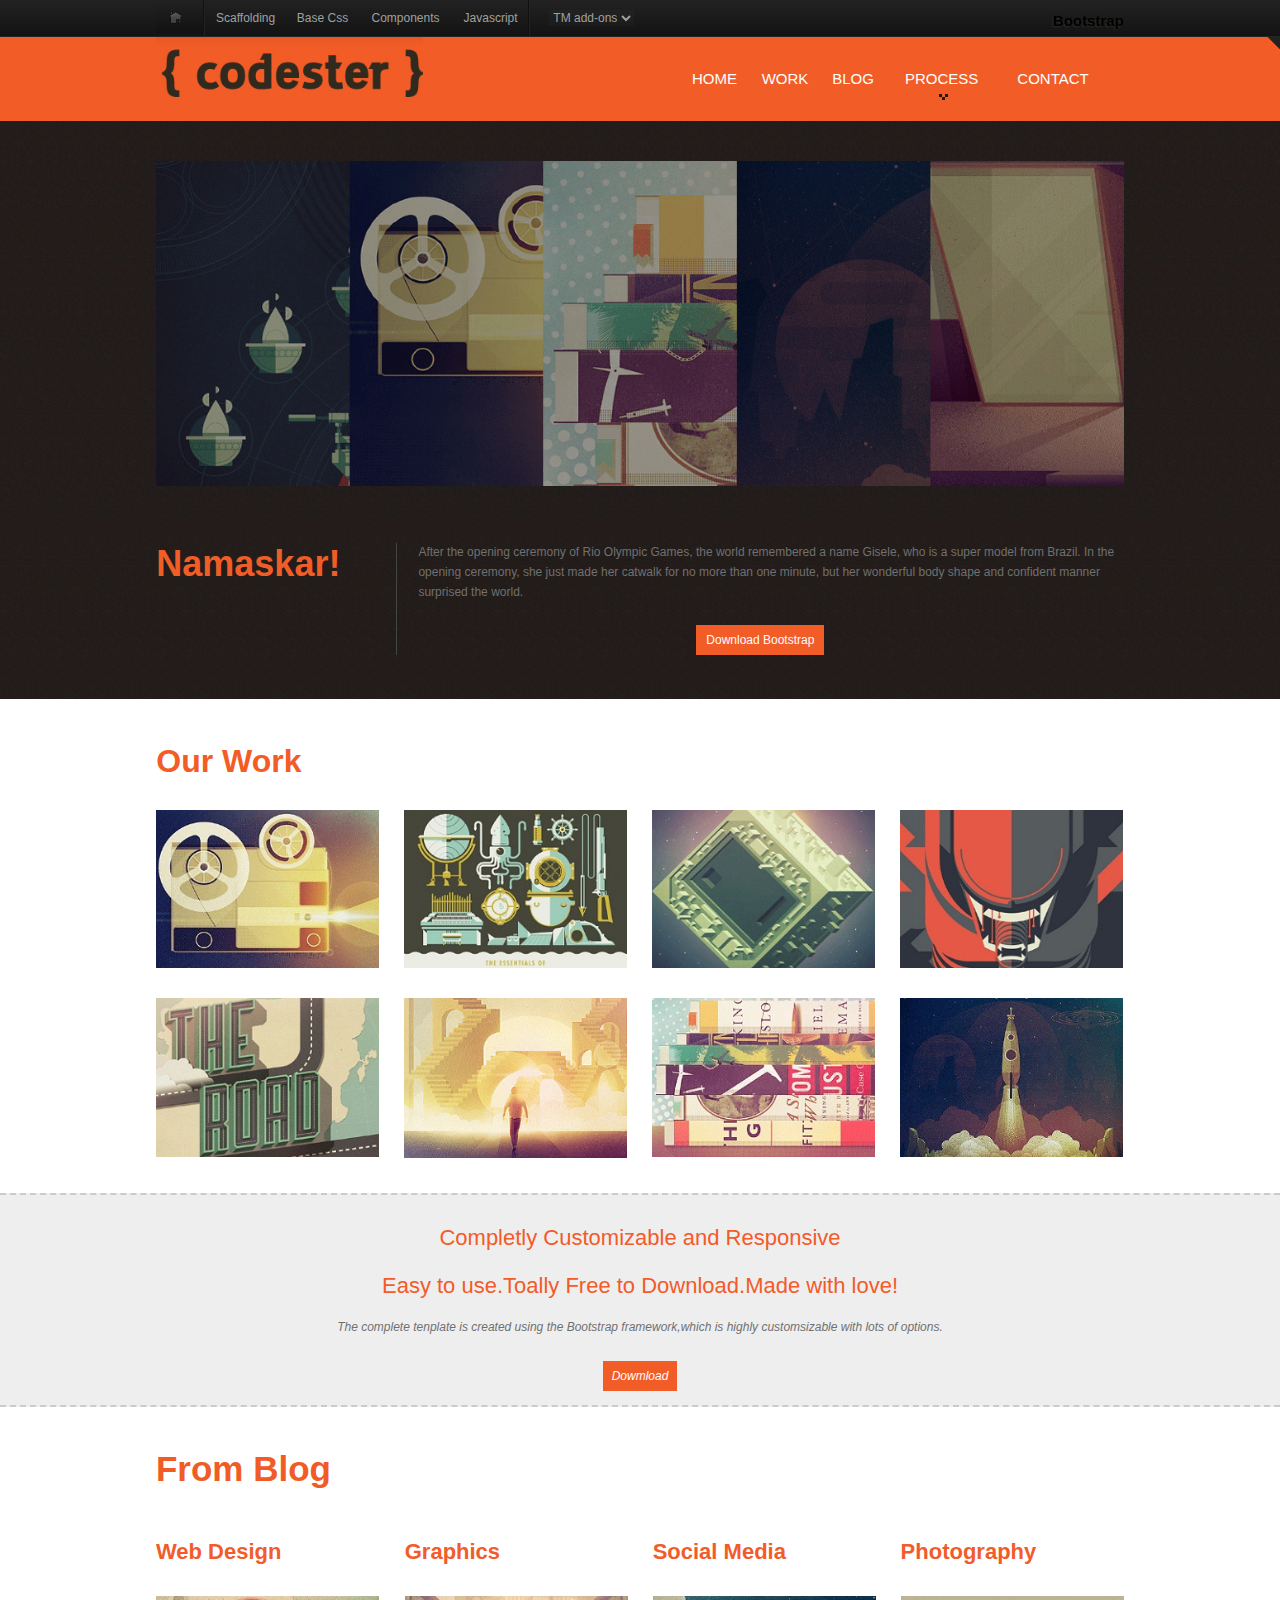
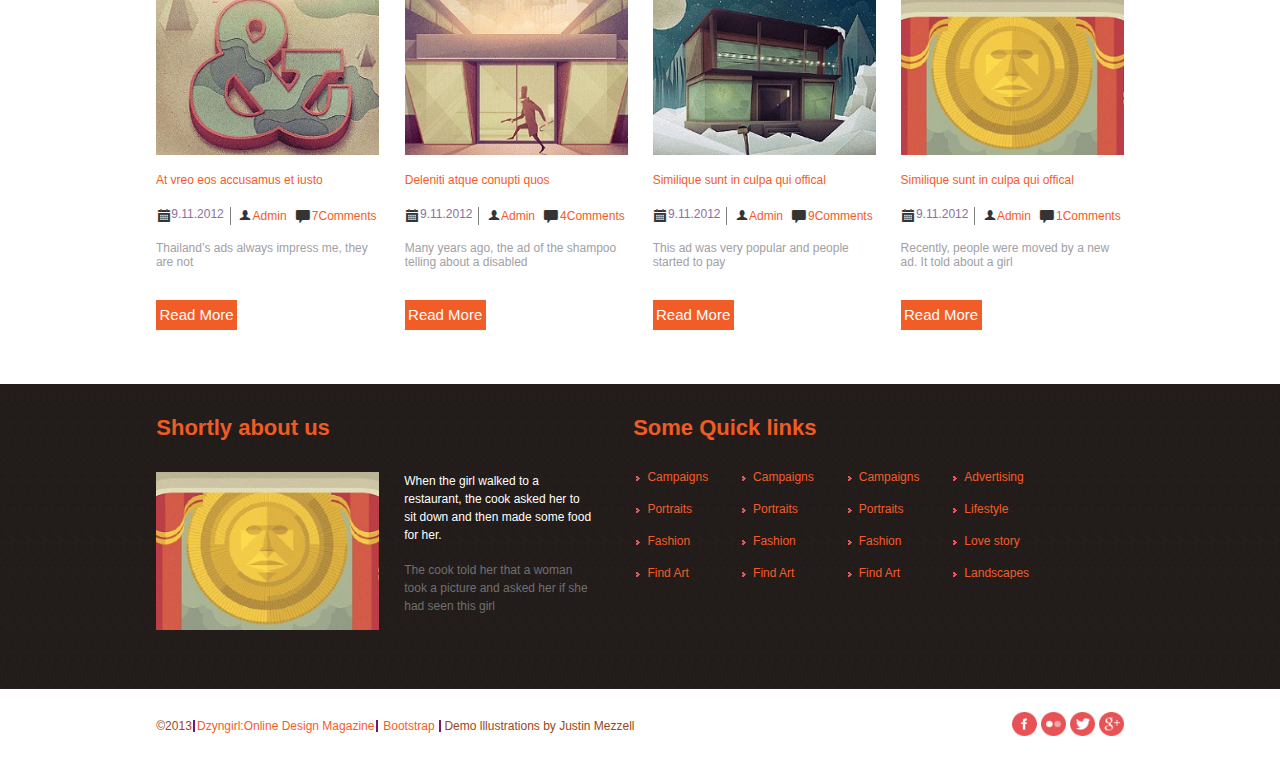
<file: index.html>
<!doctype html>
<html lang="en">
<head>
	<meta charset="UTF-8">
	<title>codester</title>
	<link rel="stylesheet" href="index.css">
</head>
<body>
	<header>
		<div class="top">
			<div class="top-inner">
				<img src="images/PC_04.gif" alt="">
				<div class="list">
					<ul>
					<li><a href="#">Scaffolding</a></li>
					<li><a href="#">Base Css</a></li>
					<li><a href="#">Components</a></li>
					<li><a href="#">Javascript</a></li>
				</ul>
				</div>
				<select name="" id="">
					<option value="">TM add-ons</option>
					<option value="">#</option>
				</select>
				<h4>Bootstrap</h4>
			</div>
		</div>
		<nav>
			<div class="nav-inner">
				<img class="logo" src="images/logo_22.gif" alt="">
				<div class="daohang">
					<img src="images/PC_32.png" alt="">
					<ul>
						<li><a href="#">HOME</a></li>
						<li><a href="#">WORK</a></li>
						<li><a href="#">BLOG</a></li>
						<li>
							<a href="#">PROCESS</a>
						</li>
						<li><a href="#">CONTACT</a></li>
					</ul>
				</div>
			</div>
			<img class="circle" src="images/PC_28.png" alt="">
		</nav>
		<div class="banner">
			<div class="banner-inner">
				<div class="banner-top">
					<img src="images/banner_44.gif" alt="">
				</div>
				<div class="banner-bottom">
					<h1>Namaskar!</h1>
					<div class="b-b-r">
						<p>After the opening ceremony of Rio Olympic Games, the world remembered a name Gisele, who is a super model from Brazil. In the opening ceremony, she just made her catwalk for no more than one minute, but her wonderful body shape and confident manner surprised the world. </p>
						<a href="#">Download Bootstrap</a>
					</div>
				</div>
			</div>
		</div>
	</header>
	<div class="main">
		<div class="main-top">
			<div class="m-t-inner">
				<h3>Our Work</h3>
				<img src="images/work1_16.gif" alt="">
				<img src="images/work2_18.gif" alt="">
				<img src="images/work3_20.gif" alt="">
				<img src="images/work4_22.gif" alt="">
				<img src="images/work5_28.gif" alt="">
				<img src="images/work6_29.gif" alt="">
				<img src="images/work7_30.gif" alt="">
				<img src="images/work8_31.gif" alt="">
			</div>
		</div>
		<div class="main-middle">
			<div class="m-m-inner">
				<p>Completly Customizable and Responsive</p>
				<p>Easy to use.Toally Free to Download.Made with love!</p>
				<p>The complete tenplate is created using the Bootstrap framework,which is highly customsizable with lots of options.</p>
				<a href="#">Dowmload</a>
			</div>
		</div>
		<div class="main-bottom">
			<div class="m-b-inner">
				<h3>From Blog</h3>
				<div class="m-b-i-bottom">
					<div class="web">
						<h3>Web Design</h3>
						<img src="images/pic1_93.gif" alt="">
						<p class="m-b-i-b-one">At vreo eos accusamus et iusto</p>
						<ul>
							<li><i class="iconfont">&#xe651;</i>
							9.11.2012
							</li>
							<li>
								<i class="iconfont">&#xe616;</i>
								Admin
							</li>
							<li>
								<i class="iconfont">&#xe60b;</i>
								7Comments
							</li>
						</ul>
						<p class="m-b-i-b-two">Thailand’s ads always impress me, they are not </p>
						<a href="#">Read More</a>
					</div>
					<div class="graphics">
						<h3>Graphics</h3>
						<img src="images/pic2_95.gif" alt="">
						<p class="m-b-i-b-one">Deleniti atque conupti quos</p>
						<ul>
							<li><i class="iconfont">&#xe651;</i>
							9.11.2012
							</li>
							<li>
								<i class="iconfont">&#xe616;</i>
								Admin
							</li>
							<li>
								<i class="iconfont">&#xe60b;</i>
								4Comments
							</li>
						</ul>
						<p class="m-b-i-b-two">Many years ago, the ad of the shampoo telling about a disabled </p>
						<a href="#">Read More</a>
					</div>
					<div class="social">
						<h3>Social Media</h3>
						<img src="images/pic3_97.gif" alt="">
						<p class="m-b-i-b-one">Similique sunt in culpa qui offical</p>
						<ul>
							<li><i class="iconfont">&#xe651;</i>
							9.11.2012
							</li>
							<li>
								<i class="iconfont">&#xe616;</i>
								Admin
							</li>
							<li>
								<i class="iconfont">&#xe60b;</i>
								9Comments
							</li>
						</ul>
						<p class="m-b-i-b-two">This ad was very popular and people started to pay </p>
						<a href="#">Read More</a>
					</div>
					<div class="photography">
						<h3>Photography</h3>
						<img src="images/pic5_99.gif" alt="">
						<p class="m-b-i-b-one">Similique sunt in culpa qui offical</p>
						<ul>
							<li><i class="iconfont">&#xe651;</i>
							9.11.2012
							</li>
							<li>
								<i class="iconfont">&#xe616;</i>
								Admin
							</li>
							<li>
								<i class="iconfont">&#xe60b;</i>
								1Comments
							</li>
						</ul>
						<p class="m-b-i-b-two"> Recently, people were moved by a new ad. It told about a girl </p>
						<a href="#">Read More</a>
					</div>
				</div>
			</div>
		</div>
	</div>
	<footer>
		<div class="f-top">
			<div class="f-t-inner">
				<div class="shortly">
					<h3>Shortly about us</h3>
					<img src="images/pic4_119.gif" alt="">
					<p class="text-one"> When the girl walked to a restaurant, the cook asked her to sit down and then made some food for her.</p>
					<p class="text-two"> The cook told her that a woman took a picture and asked her if she had seen this girl</p>
				</div>
				<div class="links">
					<h3>Some Quick links</h3>
					<ul>
						<li><a href="#">Campaigns</a></li>
						<li><a href="#">Portraits</a></li>
						<li><a href="#">Fashion</a></li>
						<li><a href="#">Find Art</a></li>
					</ul>
					<ul>
						<li><a href="#">Campaigns</a></li>
						<li><a href="#">Portraits</a></li>
						<li><a href="#">Fashion</a></li>
						<li><a href="#">Find Art</a></li>
					</ul>
					<ul>
						<li><a href="#">Campaigns</a></li>
						<li><a href="#">Portraits</a></li>
						<li><a href="#">Fashion</a></li>
						<li><a href="#">Find Art</a></li>
					</ul>
					<ul>
						<li><a href="#">Advertising</a></li>
						<li><a href="#">Lifestyle</a></li>
						<li><a href="#">Love story</a></li>
						<li><a href="#">Landscapes</a></li>
					</ul>
				</div>
			</div>
		</div>
		<div class="f-bottom">
			<div class="f-b-inner">
				<img src="images/PC_16.gif" alt=""> 
				<div class="f-b-i-left">
					<ul>
						<li>©2013</li>
						<li>Dzyngirl:Online Design Magazine</li>
						<li>Bootstrap</li>
						<li>Demo lllustrations by Justin Mezzell</li>
					</ul>
				</div>
			</div>
		</div>
	</footer>
</body>
</html>
</file>
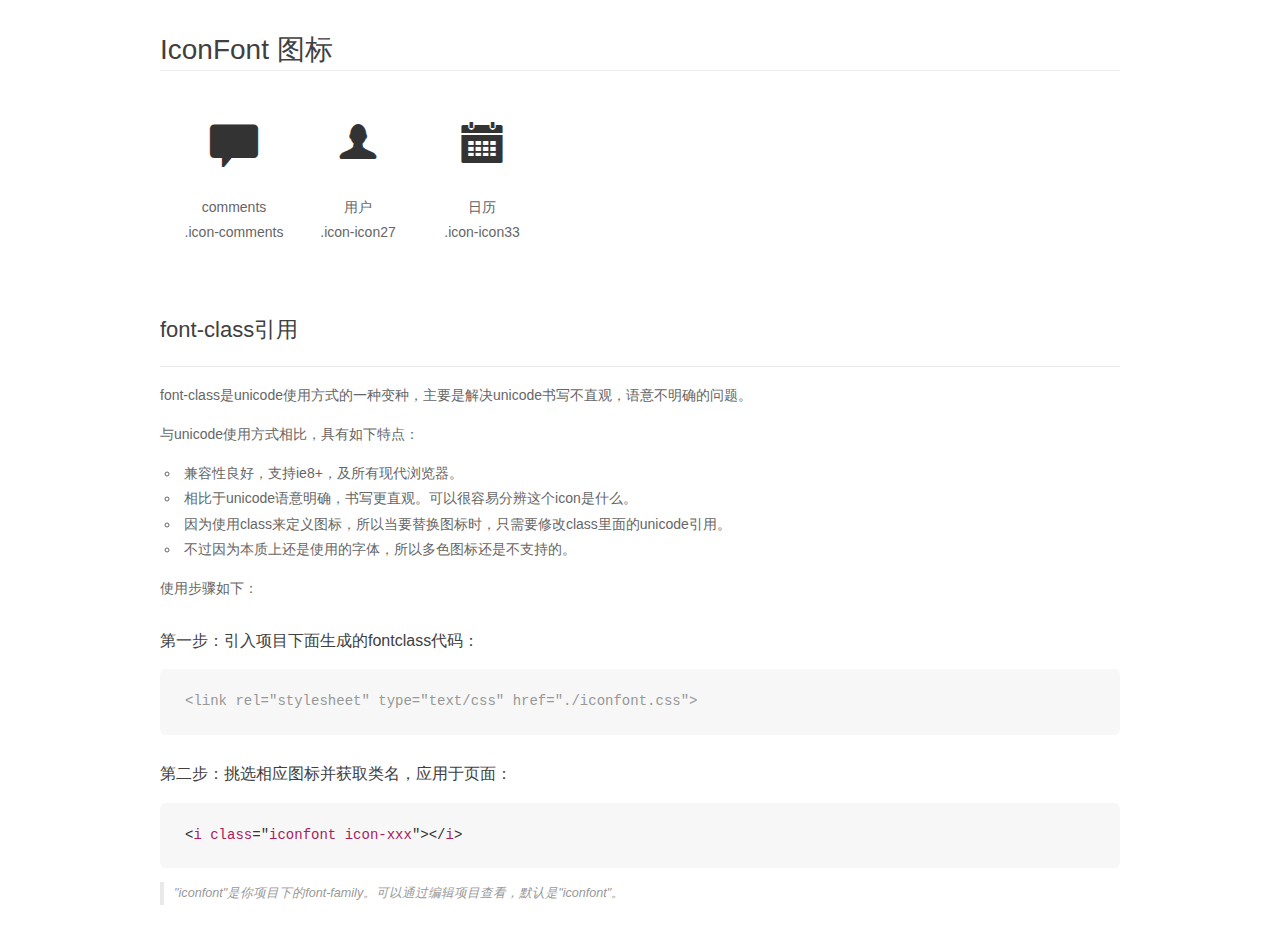
<file: font_gvb4m25lxudqjjor/demo_fontclass.html>
<!DOCTYPE html>
<html>
<head>
    <meta charset="utf-8"/>
    <title>IconFont</title>
    <link rel="stylesheet" href="demo.css">
    <link rel="stylesheet" href="iconfont.css">
</head>
<body>
    <div class="main markdown">
        <h1>IconFont 图标</h1>
        <ul class="icon_lists clear">
            
                <li>
                <i class="icon iconfont icon-comments"></i>
                    <div class="name">comments</div>
                    <div class="fontclass">.icon-comments</div>
                </li>
            
                <li>
                <i class="icon iconfont icon-icon27"></i>
                    <div class="name">用户</div>
                    <div class="fontclass">.icon-icon27</div>
                </li>
            
                <li>
                <i class="icon iconfont icon-icon33"></i>
                    <div class="name">日历</div>
                    <div class="fontclass">.icon-icon33</div>
                </li>
            
        </ul>

        <h2 id="font-class-">font-class引用</h2>
        <hr>

        <p>font-class是unicode使用方式的一种变种，主要是解决unicode书写不直观，语意不明确的问题。</p>
        <p>与unicode使用方式相比，具有如下特点：</p>
        <ul>
        <li>兼容性良好，支持ie8+，及所有现代浏览器。</li>
        <li>相比于unicode语意明确，书写更直观。可以很容易分辨这个icon是什么。</li>
        <li>因为使用class来定义图标，所以当要替换图标时，只需要修改class里面的unicode引用。</li>
        <li>不过因为本质上还是使用的字体，所以多色图标还是不支持的。</li>
        </ul>
        <p>使用步骤如下：</p>
        <h3 id="-fontclass-">第一步：引入项目下面生成的fontclass代码：</h3>


        <pre><code class="lang-js hljs javascript"><span class="hljs-comment">&lt;link rel="stylesheet" type="text/css" href="./iconfont.css"&gt;</span></code></pre>
        <h3 id="-">第二步：挑选相应图标并获取类名，应用于页面：</h3>
        <pre><code class="lang-css hljs">&lt;<span class="hljs-selector-tag">i</span> <span class="hljs-selector-tag">class</span>="<span class="hljs-selector-tag">iconfont</span> <span class="hljs-selector-tag">icon-xxx</span>"&gt;&lt;/<span class="hljs-selector-tag">i</span>&gt;</code></pre>
        <blockquote>
        <p>"iconfont"是你项目下的font-family。可以通过编辑项目查看，默认是"iconfont"。</p>
        </blockquote>
    </div>
</body>
</html>
</file>
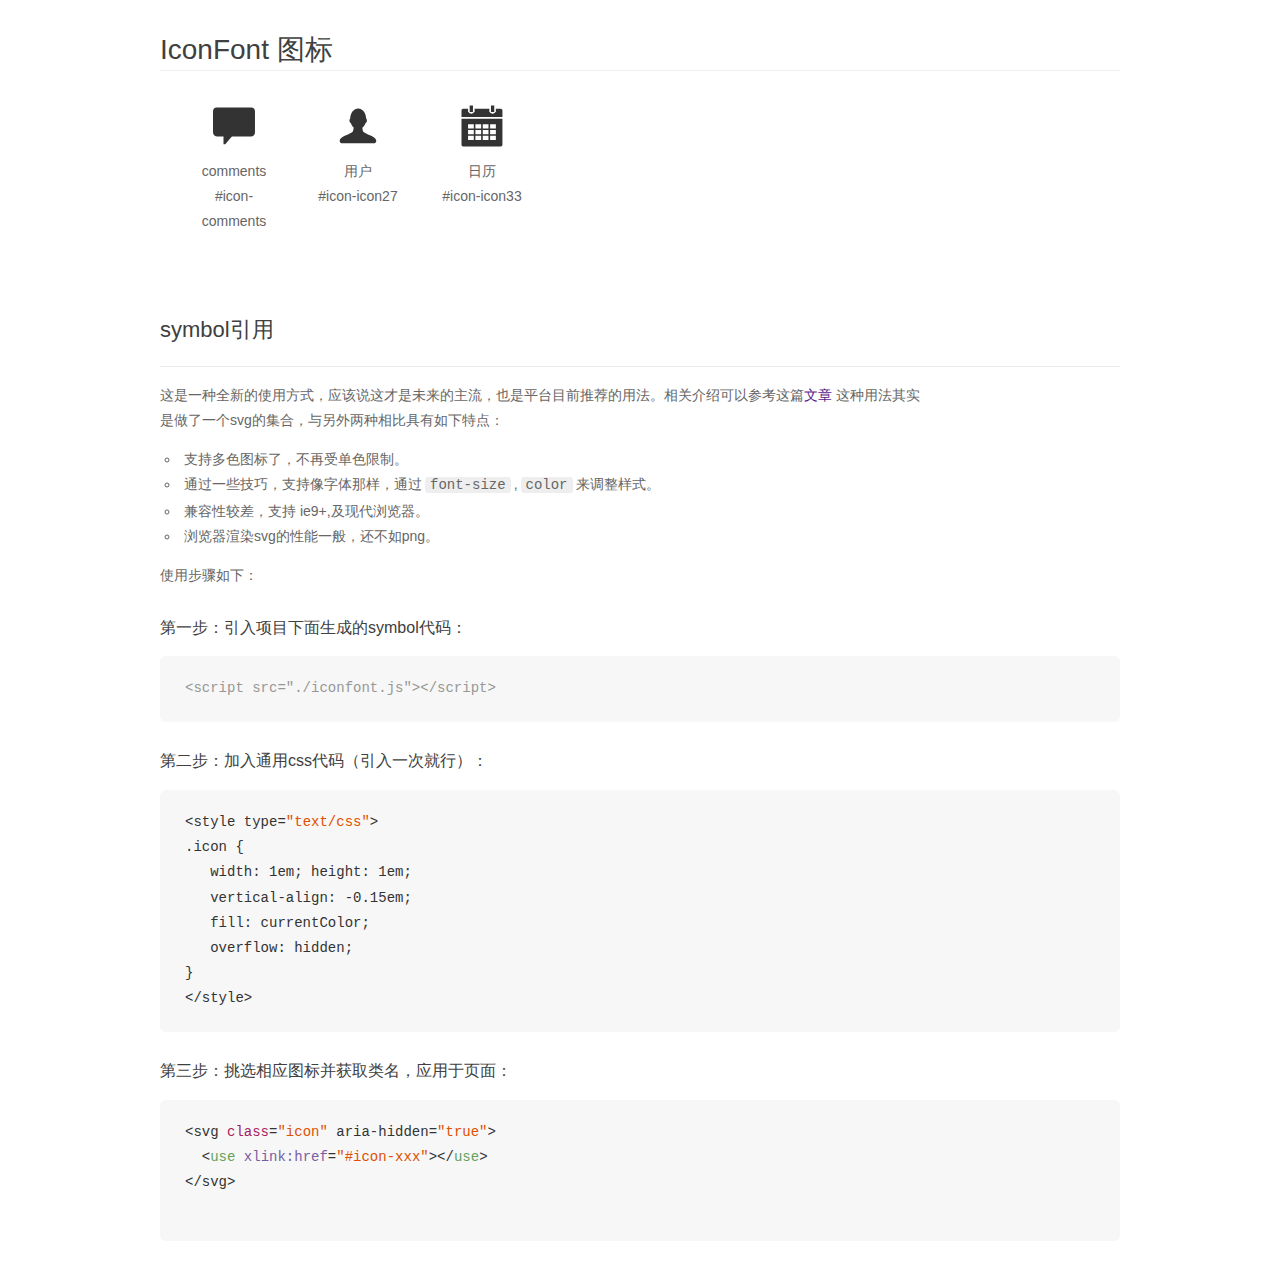
<file: font_gvb4m25lxudqjjor/demo_symbol.html>
<!DOCTYPE html>
<html>
<head>
    <meta charset="utf-8"/>
    <title>IconFont</title>
    <link rel="stylesheet" href="demo.css">
    <script src="iconfont.js"></script>

    <style type="text/css">
        .icon {
          /* 通过设置 font-size 来改变图标大小 */
          width: 1em; height: 1em;
          /* 图标和文字相邻时，垂直对齐 */
          vertical-align: -0.15em;
          /* 通过设置 color 来改变 SVG 的颜色/fill */
          fill: currentColor;
          /* path 和 stroke 溢出 viewBox 部分在 IE 下会显示
             normalize.css 中也包含这行 */
          overflow: hidden;
        }

    </style>
</head>
<body>
    <div class="main markdown">
        <h1>IconFont 图标</h1>
        <ul class="icon_lists clear">
            
                <li>
                    <svg class="icon" aria-hidden="true">
                        <use xlink:href="#icon-comments"></use>
                    </svg>
                    <div class="name">comments</div>
                    <div class="fontclass">#icon-comments</div>
                </li>
            
                <li>
                    <svg class="icon" aria-hidden="true">
                        <use xlink:href="#icon-icon27"></use>
                    </svg>
                    <div class="name">用户</div>
                    <div class="fontclass">#icon-icon27</div>
                </li>
            
                <li>
                    <svg class="icon" aria-hidden="true">
                        <use xlink:href="#icon-icon33"></use>
                    </svg>
                    <div class="name">日历</div>
                    <div class="fontclass">#icon-icon33</div>
                </li>
            
        </ul>


        <h2 id="symbol-">symbol引用</h2>
        <hr>

        <p>这是一种全新的使用方式，应该说这才是未来的主流，也是平台目前推荐的用法。相关介绍可以参考这篇<a href="">文章</a>
        这种用法其实是做了一个svg的集合，与另外两种相比具有如下特点：</p>
        <ul>
          <li>支持多色图标了，不再受单色限制。</li>
          <li>通过一些技巧，支持像字体那样，通过<code>font-size</code>,<code>color</code>来调整样式。</li>
          <li>兼容性较差，支持 ie9+,及现代浏览器。</li>
          <li>浏览器渲染svg的性能一般，还不如png。</li>
        </ul>
        <p>使用步骤如下：</p>
        <h3 id="-symbol-">第一步：引入项目下面生成的symbol代码：</h3>
        <pre><code class="lang-js hljs javascript"><span class="hljs-comment">&lt;script src="./iconfont.js"&gt;&lt;/script&gt;</span></code></pre>
        <h3 id="-css-">第二步：加入通用css代码（引入一次就行）：</h3>
        <pre><code class="lang-js hljs javascript">&lt;style type=<span class="hljs-string">"text/css"</span>&gt;
.icon {
   width: <span class="hljs-number">1</span>em; height: <span class="hljs-number">1</span>em;
   vertical-align: <span class="hljs-number">-0.15</span>em;
   fill: currentColor;
   overflow: hidden;
}
&lt;<span class="hljs-regexp">/style&gt;</span></code></pre>
        <h3 id="-">第三步：挑选相应图标并获取类名，应用于页面：</h3>
        <pre><code class="lang-js hljs javascript">&lt;svg <span class="hljs-class"><span class="hljs-keyword">class</span></span>=<span class="hljs-string">"icon"</span> aria-hidden=<span class="hljs-string">"true"</span>&gt;<span class="xml"><span class="hljs-tag">
  &lt;<span class="hljs-name">use</span> <span class="hljs-attr">xlink:href</span>=<span class="hljs-string">"#icon-xxx"</span>&gt;</span><span class="hljs-tag">&lt;/<span class="hljs-name">use</span>&gt;</span>
</span>&lt;<span class="hljs-regexp">/svg&gt;
        </span></code></pre>
    </div>
</body>
</html>
</file>
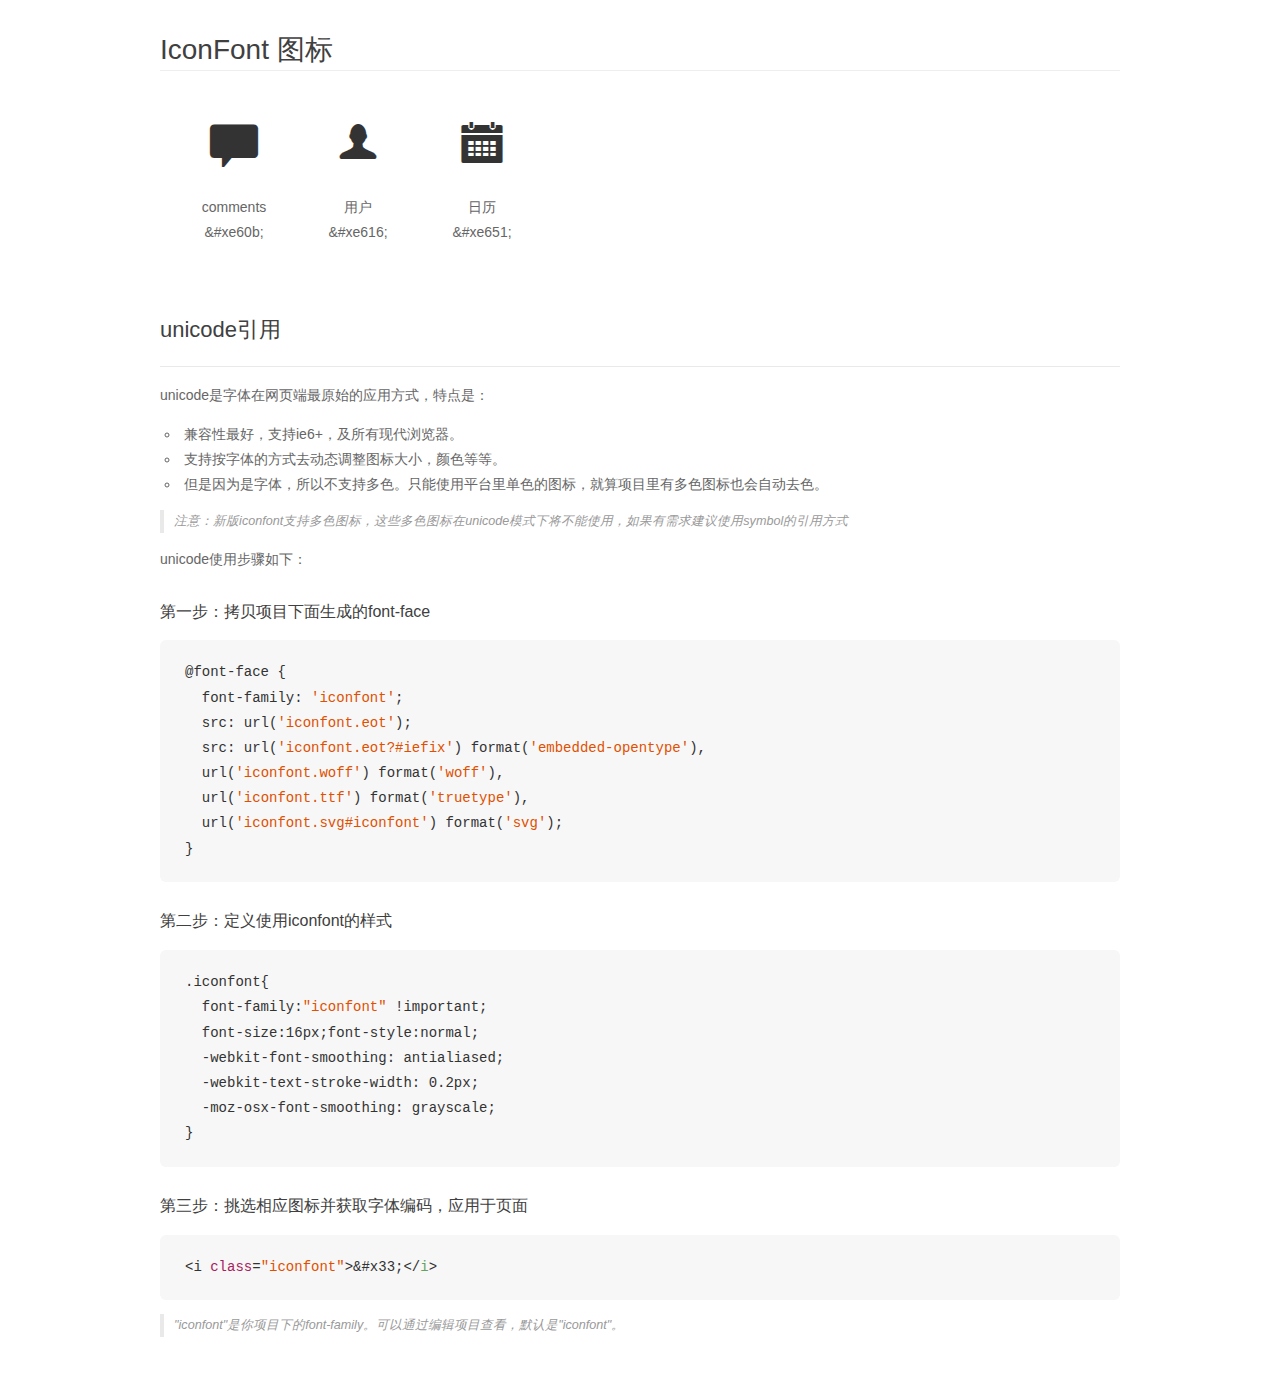
<file: font_gvb4m25lxudqjjor/demo_unicode.html>
<!DOCTYPE html>
<html>
<head>
    <meta charset="utf-8"/>
    <title>IconFont</title>
    <link rel="stylesheet" href="demo.css">

    <style type="text/css">

        @font-face {font-family: "iconfont";
          src: url('iconfont.eot'); /* IE9*/
          src: url('iconfont.eot#iefix') format('embedded-opentype'), /* IE6-IE8 */
          url('iconfont.woff') format('woff'), /* chrome, firefox */
          url('iconfont.ttf') format('truetype'), /* chrome, firefox, opera, Safari, Android, iOS 4.2+*/
          url('iconfont.svg#iconfont') format('svg'); /* iOS 4.1- */
        }

        .iconfont {
          font-family:"iconfont" !important;
          font-size:16px;
          font-style:normal;
          -webkit-font-smoothing: antialiased;
          -webkit-text-stroke-width: 0.2px;
          -moz-osx-font-smoothing: grayscale;
        }

    </style>
</head>
<body>
    <div class="main markdown">
        <h1>IconFont 图标</h1>
        <ul class="icon_lists clear">
            
                <li>
                <i class="icon iconfont">&#xe60b;</i>
                    <div class="name">comments</div>
                    <div class="code">&amp;#xe60b;</div>
                </li>
            
                <li>
                <i class="icon iconfont">&#xe616;</i>
                    <div class="name">用户</div>
                    <div class="code">&amp;#xe616;</div>
                </li>
            
                <li>
                <i class="icon iconfont">&#xe651;</i>
                    <div class="name">日历</div>
                    <div class="code">&amp;#xe651;</div>
                </li>
            
        </ul>
        <h2 id="unicode-">unicode引用</h2>
        <hr>

        <p>unicode是字体在网页端最原始的应用方式，特点是：</p>
        <ul>
        <li>兼容性最好，支持ie6+，及所有现代浏览器。</li>
        <li>支持按字体的方式去动态调整图标大小，颜色等等。</li>
        <li>但是因为是字体，所以不支持多色。只能使用平台里单色的图标，就算项目里有多色图标也会自动去色。</li>
        </ul>
        <blockquote>
        <p>注意：新版iconfont支持多色图标，这些多色图标在unicode模式下将不能使用，如果有需求建议使用symbol的引用方式</p>
        </blockquote>
        <p>unicode使用步骤如下：</p>
        <h3 id="-font-face">第一步：拷贝项目下面生成的font-face</h3>
        <pre><code class="lang-js hljs javascript">@font-face {
  font-family: <span class="hljs-string">'iconfont'</span>;
  src: url(<span class="hljs-string">'iconfont.eot'</span>);
  src: url(<span class="hljs-string">'iconfont.eot?#iefix'</span>) format(<span class="hljs-string">'embedded-opentype'</span>),
  url(<span class="hljs-string">'iconfont.woff'</span>) format(<span class="hljs-string">'woff'</span>),
  url(<span class="hljs-string">'iconfont.ttf'</span>) format(<span class="hljs-string">'truetype'</span>),
  url(<span class="hljs-string">'iconfont.svg#iconfont'</span>) format(<span class="hljs-string">'svg'</span>);
}
</code></pre>
        <h3 id="-iconfont-">第二步：定义使用iconfont的样式</h3>
        <pre><code class="lang-js hljs javascript">.iconfont{
  font-family:<span class="hljs-string">"iconfont"</span> !important;
  font-size:<span class="hljs-number">16</span>px;font-style:normal;
  -webkit-font-smoothing: antialiased;
  -webkit-text-stroke-width: <span class="hljs-number">0.2</span>px;
  -moz-osx-font-smoothing: grayscale;
}
</code></pre>
        <h3 id="-">第三步：挑选相应图标并获取字体编码，应用于页面</h3>
        <pre><code class="lang-js hljs javascript">&lt;i <span class="hljs-class"><span class="hljs-keyword">class</span></span>=<span class="hljs-string">"iconfont"</span>&gt;&amp;#x33;<span class="xml"><span class="hljs-tag">&lt;/<span class="hljs-name">i</span>&gt;</span></span></code></pre>

        <blockquote>
        <p>"iconfont"是你项目下的font-family。可以通过编辑项目查看，默认是"iconfont"。</p>
        </blockquote>
    </div>


</body>
</html>
</file>
<file: index.css>
*{
		margin: 0;
		padding: 0;
	}
	html,body{
		font-size: 10px;
		font-family: Arial;
	}
	body{
		width: 100%;
	}
	header{
		width: 100%;
	}
	.top{
		width: 100%;/*1548px*/;
		background-image: url(images/top-bg_02.gif);
		border-bottom: 1px solid #252525;
	}
	.top-inner{
		width: 75.58%;/*1170*/
		margin: 0 auto;
		overflow: hidden;
	}
	.top-inner>img{
		width: 4.78%;/*56px;*/
		border-right:1px solid #111111;
		float: left;
	}
	.list{
		float: left;
		width: 33.58%;/*393*/
		display: table;
		border-right:1px solid #222222;
		border-left: 1px solid #222222;
	}
	.list>ul{
		list-style: none;
		display: table-row;
	}
	.list>ul>li{
		display: table-cell;
	}
	.list>ul>li>a{
		display: block;
		text-decoration: none;
		font-size: 1.2rem;
		line-height: 3em;
		text-align: center;
		color:#9fa1a0;
	}
	.list>ul>li:nth-child(4)>a{
		border-right:1px solid #101010;
	}
	select{
		background-image: url(images/top-bg_02.gif);
		color:#9fa1a0;
		font-size: 1.2rem;
		border: 0;
		margin-top: 10px;
		margin-left:1.96%;/*23*/
	}
	h4{
		float: right;
		font-size: 1.5rem;
		color: #010000;
		text-shadow:-1px 1px 2px #2c2f28;
		margin-top: 12px;
	}
	nav{
		width: 100%;/*1548px*/;
		background-color: #f25c27;
		position: relative;
	}
	nav>img{
		width: 0.96%;
	}
	.nav-inner{
		width: 75.58%;/*1170*/
		margin: 0 auto;
		overflow: hidden;
	}
	.logo{
		width: 27.60%;/*323px;*/
		float: left;
	}
	.daohang{
		float: right;
		width: 44.27%;/*518*/
		margin-right:1.62%;/*19*/
		display: table;
		position: relative;
	}
	.daohang>ul{
		display: table-row;
		list-style: none;
	}
	.daohang>ul>li{
		display: table-cell;
	}
	.daohang>ul>li>a{
		display: block;
		text-decoration: none;
		color: #feffff;
		font-size: 1.5rem;
		line-height: 5.6em;
		text-align: center;
	}
	.daohang>ul>li:hover{
		background-image: url(images/little-bg_24.gif);
	}
	.daohang>img{
		position: absolute;
		top:57px;
		left:60.53%;/*355px;*/
		/*right: 29.72%;*/
	}
	.circle{
		position: absolute;
		right:0;
		top:0px;
	}
	.banner{
		width: 100%;/*1548px*/;
		background-image: url(images/bg_09.gif);
	}
	.banner-inner{
		width: 75.58%;/*1170*/
		margin: 0 auto;
	}
	.banner-top{
		width: 100%
	}
	.banner-top>img{
		width: 100%;
		margin-top: 40px;
		margin-bottom: 55px;
	}
	.banner-bottom{
		width: 100%;
		padding-bottom: 44px;
		overflow: hidden;
	}
	h1{
		font-size: 3.6rem;
		color:#f05d27;
		float: left;
	}
	.b-b-r{
		width: 75.12%;/*879px;*/
		border-left: 1px solid #454545;
		float: right;
	}
	.b-b-r>p{
		margin-left: 2.95%;/*26px;*/
		margin-bottom: 22px;
		color: #707070;
		line-height: 1.66em;
		font-size: 1.2rem;
	}
	.b-b-r>a{
		display: block;
		width: 17.63%;/*155px;*/
		text-decoration: none;
		margin: 0 auto;
		line-height: 2.5em;
		text-align: center;
		color:#fffdfe;
		background-color: #f25c27;
		font-size: 1.2rem;
	}
	.main{
		width: 100%;
	}
	.main-top{
		width: 100%;/*1548px*/;
	}
	.m-t-inner{
		width: 75.58%;/*1170*/
		margin: 0 auto;
		padding-bottom: 35px;
		overflow: hidden;
	}
	.main>.main-top>.m-t-inner>h3{
		color: #f35c25;
		font-size: 3.2rem;
		margin-top: 44px;
	}
	.m-t-inner>img{
		width: 23.07%;/*270*/
		float: left;
		margin-right:2.56%;/*30*/
		margin-top: 30px;
	}
	.m-t-inner>img:nth-child(5){
		margin-right: 0;
	}
	.m-t-inner>img:nth-child(9){
		margin-right: 0;
	}
	.main-middle{
		width: 100%;/*1548px*/;
		background-color: #eeeeee;
		border-top: 2px dashed #cbcbcb;
		border-bottom: 2px dashed #cbcbcb;
	}
	.m-m-inner{
		width: 75.58%;/*1170*/
		margin: 0 auto;
	}
	.m-m-inner>p:nth-child(1){
		color:#f35b29;
		font-size: 2.2rem;
		margin-top: 30px;
		text-align: center;
	}
	.m-m-inner>p:nth-child(2){
		color:#f35b29;
		font-size: 2.2rem;
		text-align: center;
		margin-top: 22px;
		margin-bottom: 21px;
	}
	.m-m-inner>p:nth-child(3){
		font-size: 1.2rem;
		font-style:italic;
		color: #707072;
		text-align: center;
		margin-bottom: 27px;
	}
	.m-m-inner a{
		display: block;
		margin: 0 auto;
		width: 7.69%;/*90px;*/
		line-height: 2.5em;
		text-decoration: none;
		background-color: #f25c27;
		color:#fffeff;
		font-size: 1.2rem;
		font-style:italic;
		text-align: center;
		margin-bottom: 14px;
	}
	.main-bottom{
		width: 100%;/*1548px*/;
	}
	.m-b-inner{
		width: 75.64%;/*1171*/
		margin: 0 auto;
		overflow: hidden;
	}
	.main>.main-bottom>.m-b-inner>h3{
		margin-top: 42px;
		margin-bottom: 50px;
		font-size: 3.5rem;
		color: #f15b26;
	}
	.m-b-i-bottom{
		width: 100%;/*1171*/
		margin-bottom: 54px;
	}
	.web{
		width: 23.14%;/*271px;*/
		float: left;
		margin-right: 2.56%;/*30px;*/
	}
	.graphics{
		width: 23.05%;/*270px;*/
		float: left;
		margin-right: 2.56%;/*30px;*/
	}
	.social{
		width: 23.05%;/*270px;*/
		float: left;
		margin-right: 2.56%;/*30px;*/
	}
	.photography{
		width: 23.05%;/*270px;*/
		float: left;
	}
	.m-b-inner>.m-b-i-bottom>div>h3{
		color: #f25c2a;
		font-size: 2.2rem;
		margin-bottom:31px;
	}
	.web>img{
		width: 99.63%;/*270px;*/
	}
	.graphics>img{
		width: 100%;
	}
	.social>img{
		width: 100%;
	}
	.photography>img{
		width: 100%;
	}
	.m-b-i-b-one{
		font-size: 1.2rem;
		color: #f55b29;
		margin-top: 16px;
		margin-bottom: 20px;
	}
	@font-face {
  	font-family: 'iconfont';
  	src: url('font/iconfont.eot');
  	src: url('font/iconfont.eot?#iefix') format('embedded-opentype'),
  	url('font/iconfont.woff') format('woff'),
  	url('font/iconfont.ttf') format('truetype'),
  	url('font/iconfont.svg#iconfont') format('svg');
	}
	.m-b-i-bottom>div>ul{
		list-style: none;
		width: 100%;
		overflow: hidden;
		margin-bottom: 15px;
	}
	.m-b-i-bottom>div>ul>li:nth-child(1){
		width: 31.52%;/*80px;*/
		border-right:1px solid #7f7f7f;
		color: #8a6fa4;
		line-height: 1.5rem;
		font-size: 1.2rem;
		padding-right: 3px;
		float: left;
	}
	.m-b-i-bottom>div>ul>li>.iconfont{
  	font-family:"iconfont" !important;
  	font-size:1.2rem;
  	font-style:normal;
  	color:#343434;
  	margin-left: 2.5%;/*2px;*/
  	margin-right: 2.25%;/*5px;*/
  	line-height: 1.5em;
  	float: left;
  	-webkit-font-smoothing: antialiased;
  	-webkit-text-stroke-width: 0.2px;
  	-moz-osx-font-smoothing: grayscale;
	}
	.m-b-i-bottom>div>ul>li:nth-child(2){
		width: 24.29%;/*71px;*/
		color: #f55b29;
		line-height: 1.5em;
		font-size: 1.2rem;
		float: left;
		margin-left: 3.33%;/*9px;*/
	}
	.m-b-i-bottom>div>ul>li:nth-child(3){
		width: 38.48%;/*85px;*/
		color: #f55b29;
		line-height: 1.5em;
		font-size: 1.2rem;
		float: right;
	}
	.m-b-i-b-two{
		font-size: 1.2rem;
		color: #a2a0a5;
		margin-top: 16px;
		margin-bottom: 31px;
	}
	.m-b-i-bottom>div>a{
		display: block;
		text-decoration: none;
		width: 36.29%;/*98px;*/
		background-color: #f25c27;
		color: #fdfffe;
		line-height: 2em;
		font-size: 1.5rem;
		text-align: center;
		margin-bottom: 54px;
	}
footer{
	width: 100%;
}
.f-top{
	width: 100%;
	background-image: url(images/footer-bg_164.gif);
}
.f-t-inner{
	width: 75.58%;/*1170*/
	margin: 0 auto;
	overflow: hidden;
}
.shortly{
	width: 45.29%;/*530px;*/
	margin-bottom: 40px;
	float: left;
	overflow: hidden;
}
footer>.f-top>.f-t-inner>.shortly>h3{
	color: #f05b23;
	font-size: 2.2rem;
	margin-top: 31px;
	margin-bottom: 31px;
}
.shortly>img{
	width: 50.94%;/*270px;*/
	float: left;
	margin-right: 5.66%;/*30px;*/
}
.text-one{
	color: #fffffd;
	font-size: 1.2rem;
	line-height: 1.5em;
}
.text-two{
	color: #707070;
	margin-top: 17px;
	font-size: 1.2rem;
	line-height: 1.5em;
}
.links{
	width: 50.71%;/*570px;*/
	margin-bottom: 110px;
	float: right;
	overflow: hidden;
}
footer>.f-top>.f-t-inner>.links>h3{
	color: #f05b23;
	font-size: 2.2rem;
	margin-top: 31px;
	margin-bottom: 10px;
}
.links>ul{
	width: 15.26%;/*87px;*/
	list-style-image: url(
		images/list_175.png);
	margin-right: 3.36%;/*42px;*/
	margin-left:2.92%;/*11px;*/
	float: left;
}
.links>ul>li{
	width: 100%;/*87px;*/
	margin-top: 20px;
}
.links>ul>li>a{
	text-decoration: none;
	display: block;
	color:#f55b29;
	font-size: 1.2rem;
	line-height: 1em;
}
.f-bottom{
	width: 100%;
}
.f-b-inner{
	width: 75.58%;/*1170*/
	margin: 0 auto;
	overflow: hidden;
}
.f-b-i-left{
	width: 52.42%;/*590px;*/
	float: left;
	padding-bottom: 29px;
}
.f-bottom>.f-b-inner>.f-b-i-left>ul{
	list-style: none;
	width: 100%;
	margin-top: 31px;
}
.f-bottom>.f-b-inner>.f-b-i-left>ul>li:nth-child(1){
	width: 6.64%;/*51px;*/
	float: left;
	color:#99481d;
	border-right: 1px solid #721a71;
	font-size: 1.2rem;
	line-height: 1em;
	padding-right: 3px;
}
.f-bottom>.f-b-inner>.f-b-i-left>ul>li:nth-child(2){
	width: 35.79%;/*223px;*/
	float: left;
	color:#f65c28;
	border-left: 1px solid #721a71;
	border-right: 1px solid #721a71;
	font-size: 1.2rem;
	line-height: 1em;
	text-align: center;
}
.f-bottom>.f-b-inner>.f-b-i-left>ul>li:nth-child(3){
	width: 12.03%;/*71px;*/
	float: left;
	color:#f65c28;
	border-left: 1px solid #701a71;
	border-right: 1px solid #701a71;
	font-size: 1.2rem;
	line-height: 1em;
	text-align: center;
}
.f-bottom>.f-b-inner>.f-b-i-left>ul>li:nth-child(4){
	width: 40.50%;/*239px;*/
	float: left;
	color:#984718;
	border-left: 1px solid #701a71;
	font-size: 1.2rem;
	line-height: 1em;
	padding-left: 3px;
}
.f-bottom>.f-b-inner>img{
	width:11.53%;/* 135px;*/
	float: right;
	margin-top: 23px;
}
/*@media screen and (min-width: 780px) and (max-width:1200px){
		html,body{
			font-size: 8px;
		}
		.m-b-i-bottom>div>ul>li:nth-child(3){
		width: 36.48%;/*85px;*/
		/*color: #f55b29;
		line-height: 1.5em;
		font-size: 1.2rem;
		clear: left;;
	}
	}*/
@media screen and (max-width: 780px) {
	html,body{
		font-size: 8px;
	}
	.nav-inner{
		width: 100%;
	}
	.logo{width: 100%;}
	.list{
		width: 0;
		height: 0;
		display: block;
		opacity: 0;
	}
	.top-inner>img{
		width: 0;
		height: 0;
	}
	select{
		width: 0;
	}
	h4{float: left;}
	h1{
		clear: left;
		margin: 0 auto;
	}
	.b-b-r{
		clear: right;
		border: none;
		width: 100%;
	}
	.m-t-inner>img{
		width: 100%;
	}
}
</file>
<file: font_gvb4m25lxudqjjor/iconfont.css>
@font-face {font-family: "iconfont";
  src: url('iconfont.eot?t=1479437095735'); /* IE9*/
  src: url('iconfont.eot?t=1479437095735#iefix') format('embedded-opentype'), /* IE6-IE8 */
  url('iconfont.woff?t=1479437095735') format('woff'), /* chrome, firefox */
  url('iconfont.ttf?t=1479437095735') format('truetype'), /* chrome, firefox, opera, Safari, Android, iOS 4.2+*/
  url('iconfont.svg?t=1479437095735#iconfont') format('svg'); /* iOS 4.1- */
}

.iconfont {
  font-family:"iconfont" !important;
  font-size:16px;
  font-style:normal;
  -webkit-font-smoothing: antialiased;
  -webkit-text-stroke-width: 0.2px;
  -moz-osx-font-smoothing: grayscale;
}

.icon-comments:before { content: "\e60b"; }

.icon-icon27:before { content: "\e616"; }

.icon-icon33:before { content: "\e651"; }
</file>
<file: font_gvb4m25lxudqjjor/demo.css>
*{margin: 0;padding: 0;list-style: none;}
/*
KISSY CSS Reset
理念：1. reset 的目的不是清除浏览器的默认样式，这仅是部分工作。清除和重置是紧密不可分的。
2. reset 的目的不是让默认样式在所有浏览器下一致，而是减少默认样式有可能带来的问题。
3. reset 期望提供一套普适通用的基础样式。但没有银弹，推荐根据具体需求，裁剪和修改后再使用。
特色：1. 适应中文；2. 基于最新主流浏览器。
维护：玉伯<lifesinger@gmail.com>, 正淳<ragecarrier@gmail.com>
 */

/** 清除内外边距 **/
body, h1, h2, h3, h4, h5, h6, hr, p, blockquote, /* structural elements 结构元素 */
dl, dt, dd, ul, ol, li, /* list elements 列表元素 */
pre, /* text formatting elements 文本格式元素 */
form, fieldset, legend, button, input, textarea, /* form elements 表单元素 */
th, td /* table elements 表格元素 */ {
  margin: 0;
  padding: 0;
}

/** 设置默认字体 **/
body,
button, input, select, textarea /* for ie */ {
  font: 12px/1.5 tahoma, arial, \5b8b\4f53, sans-serif;
}
h1, h2, h3, h4, h5, h6 { font-size: 100%; }
address, cite, dfn, em, var { font-style: normal; } /* 将斜体扶正 */
code, kbd, pre, samp { font-family: courier new, courier, monospace; } /* 统一等宽字体 */
small { font-size: 12px; } /* 小于 12px 的中文很难阅读，让 small 正常化 */

/** 重置列表元素 **/
ul, ol { list-style: none; }

/** 重置文本格式元素 **/
a { text-decoration: none; }
a:hover { text-decoration: underline; }


/** 重置表单元素 **/
legend { color: #000; } /* for ie6 */
fieldset, img { border: 0; } /* img 搭车：让链接里的 img 无边框 */
button, input, select, textarea { font-size: 100%; } /* 使得表单元素在 ie 下能继承字体大小 */
/* 注：optgroup 无法扶正 */

/** 重置表格元素 **/
table { border-collapse: collapse; border-spacing: 0; }

/* 清除浮动 */
.ks-clear:after, .clear:after {
  content: '\20';
  display: block;
  height: 0;
  clear: both;
}
.ks-clear, .clear {
  *zoom: 1;
}

.main {
  padding: 30px 100px;
width: 960px;
margin: 0 auto;
}
.main h1{font-size:36px; color:#333; text-align:left;margin-bottom:30px; border-bottom: 1px solid #eee;}

.helps{margin-top:40px;}
.helps pre{
  padding:20px;
  margin:10px 0;
  border:solid 1px #e7e1cd;
  background-color: #fffdef;
  overflow: auto;
}

.icon_lists{
  width: 100% !important;

}

.icon_lists li{
  float:left;
  width: 100px;
  height:180px;
  text-align: center;
  list-style: none !important;
}
.icon_lists .icon{
  font-size: 42px;
  line-height: 100px;
  margin: 10px 0;
  color:#333;
  -webkit-transition: font-size 0.25s ease-out 0s;
  -moz-transition: font-size 0.25s ease-out 0s;
  transition: font-size 0.25s ease-out 0s;

}
.icon_lists .icon:hover{
  font-size: 100px;
}



.markdown {
  color: #666;
  font-size: 14px;
  line-height: 1.8;
}

.highlight {
  line-height: 1.5;
}

.markdown img {
  vertical-align: middle;
  max-width: 100%;
}

.markdown h1 {
  color: #404040;
  font-weight: 500;
  line-height: 40px;
  margin-bottom: 24px;
}

.markdown h2,
.markdown h3,
.markdown h4,
.markdown h5,
.markdown h6 {
  color: #404040;
  margin: 1.6em 0 0.6em 0;
  font-weight: 500;
  clear: both;
}

.markdown h1 {
  font-size: 28px;
}

.markdown h2 {
  font-size: 22px;
}

.markdown h3 {
  font-size: 16px;
}

.markdown h4 {
  font-size: 14px;
}

.markdown h5 {
  font-size: 12px;
}

.markdown h6 {
  font-size: 12px;
}

.markdown hr {
  height: 1px;
  border: 0;
  background: #e9e9e9;
  margin: 16px 0;
  clear: both;
}

.markdown p,
.markdown pre {
  margin: 1em 0;
}

.markdown > p,
.markdown > blockquote,
.markdown > .highlight,
.markdown > ol,
.markdown > ul {
  width: 80%;
}

.markdown ul > li {
  list-style: circle;
}

.markdown > ul li,
.markdown blockquote ul > li {
  margin-left: 20px;
  padding-left: 4px;
}

.markdown > ul li p,
.markdown > ol li p {
  margin: 0.6em 0;
}

.markdown ol > li {
  list-style: decimal;
}

.markdown > ol li,
.markdown blockquote ol > li {
  margin-left: 20px;
  padding-left: 4px;
}

.markdown code {
  margin: 0 3px;
  padding: 0 5px;
  background: #eee;
  border-radius: 3px;
}

.markdown pre {
  border-radius: 6px;
  background: #f7f7f7;
  padding: 20px;
}

.markdown pre code {
  border: none;
  background: #f7f7f7;
  margin: 0;
}

.markdown strong,
.markdown b {
  font-weight: 600;
}

.markdown > table {
  border-collapse: collapse;
  border-spacing: 0px;
  empty-cells: show;
  border: 1px solid #e9e9e9;
  width: 95%;
  margin-bottom: 24px;
}

.markdown > table th {
  white-space: nowrap;
  color: #333;
  font-weight: 600;

}

.markdown > table th,
.markdown > table td {
  border: 1px solid #e9e9e9;
  padding: 8px 16px;
  text-align: left;
}

.markdown > table th {
  background: #F7F7F7;
}

.markdown blockquote {
  font-size: 90%;
  color: #999;
  border-left: 4px solid #e9e9e9;
  padding-left: 0.8em;
  margin: 1em 0;
  font-style: italic;
}

.markdown blockquote p {
  margin: 0;
}

.markdown .anchor {
  opacity: 0;
  transition: opacity 0.3s ease;
  margin-left: 8px;
}

.markdown .waiting {
  color: #ccc;
}

.markdown h1:hover .anchor,
.markdown h2:hover .anchor,
.markdown h3:hover .anchor,
.markdown h4:hover .anchor,
.markdown h5:hover .anchor,
.markdown h6:hover .anchor {
  opacity: 1;
  display: inline-block;
}

.markdown > br,
.markdown > p > br {
  clear: both;
}


.hljs {
  display: block;
  background: white;
  padding: 0.5em;
  color: #333333;
  overflow-x: auto;
}

.hljs-comment,
.hljs-meta {
  color: #969896;
}

.hljs-string,
.hljs-variable,
.hljs-template-variable,
.hljs-strong,
.hljs-emphasis,
.hljs-quote {
  color: #df5000;
}

.hljs-keyword,
.hljs-selector-tag,
.hljs-type {
  color: #a71d5d;
}

.hljs-literal,
.hljs-symbol,
.hljs-bullet,
.hljs-attribute {
  color: #0086b3;
}

.hljs-section,
.hljs-name {
  color: #63a35c;
}

.hljs-tag {
  color: #333333;
}

.hljs-title,
.hljs-attr,
.hljs-selector-id,
.hljs-selector-class,
.hljs-selector-attr,
.hljs-selector-pseudo {
  color: #795da3;
}

.hljs-addition {
  color: #55a532;
  background-color: #eaffea;
}

.hljs-deletion {
  color: #bd2c00;
  background-color: #ffecec;
}

.hljs-link {
  text-decoration: underline;
}

pre{
  background: #fff;
}
</file>
